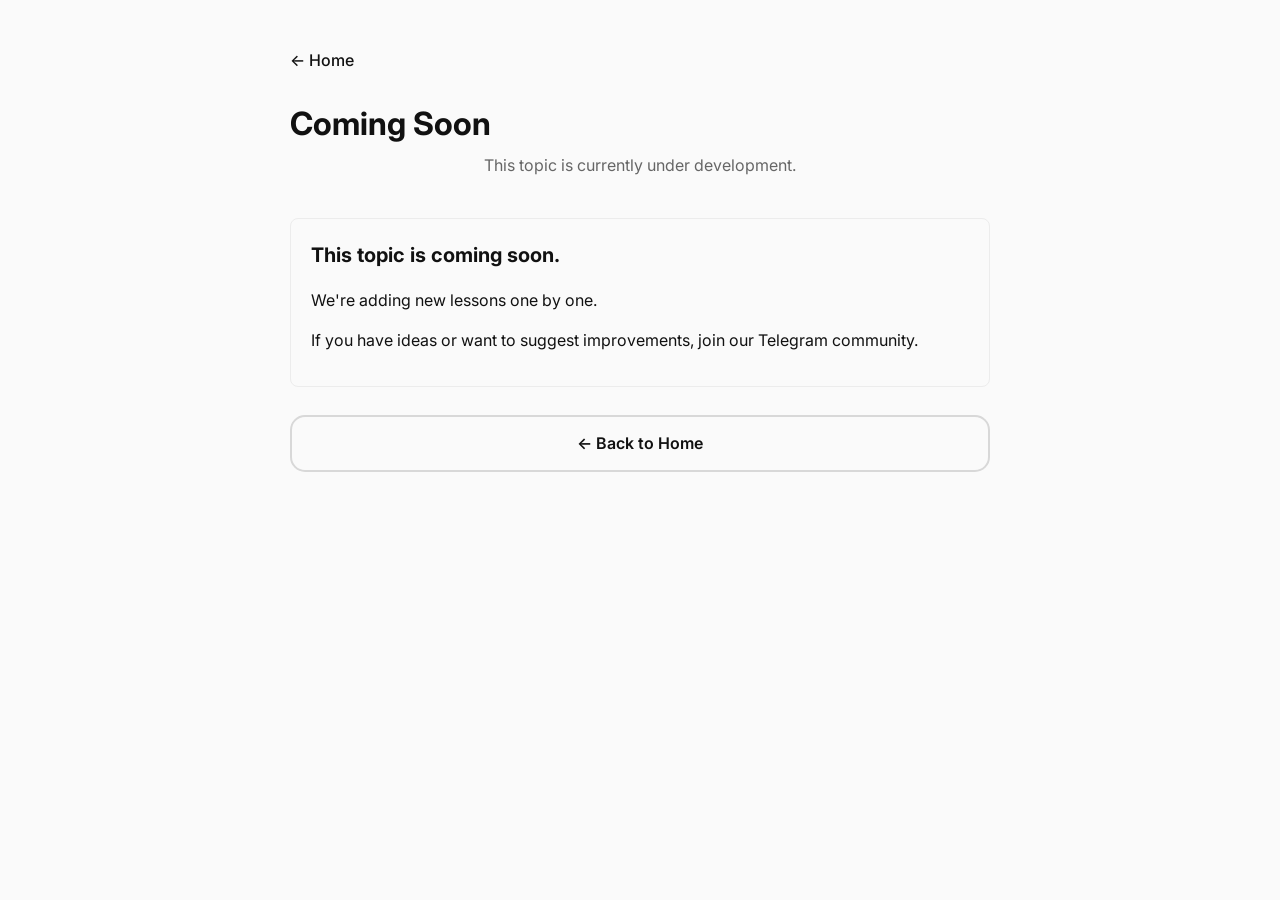
<file: topics/coming-soon.html>
<!DOCTYPE html>
<html lang="en">
<head>
    <meta charset="UTF-8">
    <meta name="viewport" content="width=device-width, initial-scale=1.0">
    <title>Coming Soon | RUZ</title>

    <link rel="stylesheet" href="../style.css">
</head>
<body>

<main class="container">

    <a href="../index.html" class="back-link">← Home</a>

    <h1>Coming Soon</h1>

    <p class="subtitle">
        This topic is currently under development.
    </p>

    <section class="lesson-section">

    <h2>This topic is coming soon.</h2>

    <p>
        We're adding new lessons one by one.
    </p>

    <p>
        If you have ideas or want to suggest improvements,
        join our Telegram community.
    </p>

    </section>

    <a href="../index.html" class="start-button">
        ← Back to Home
    </a>

</main>

</body>
</html>
</file>
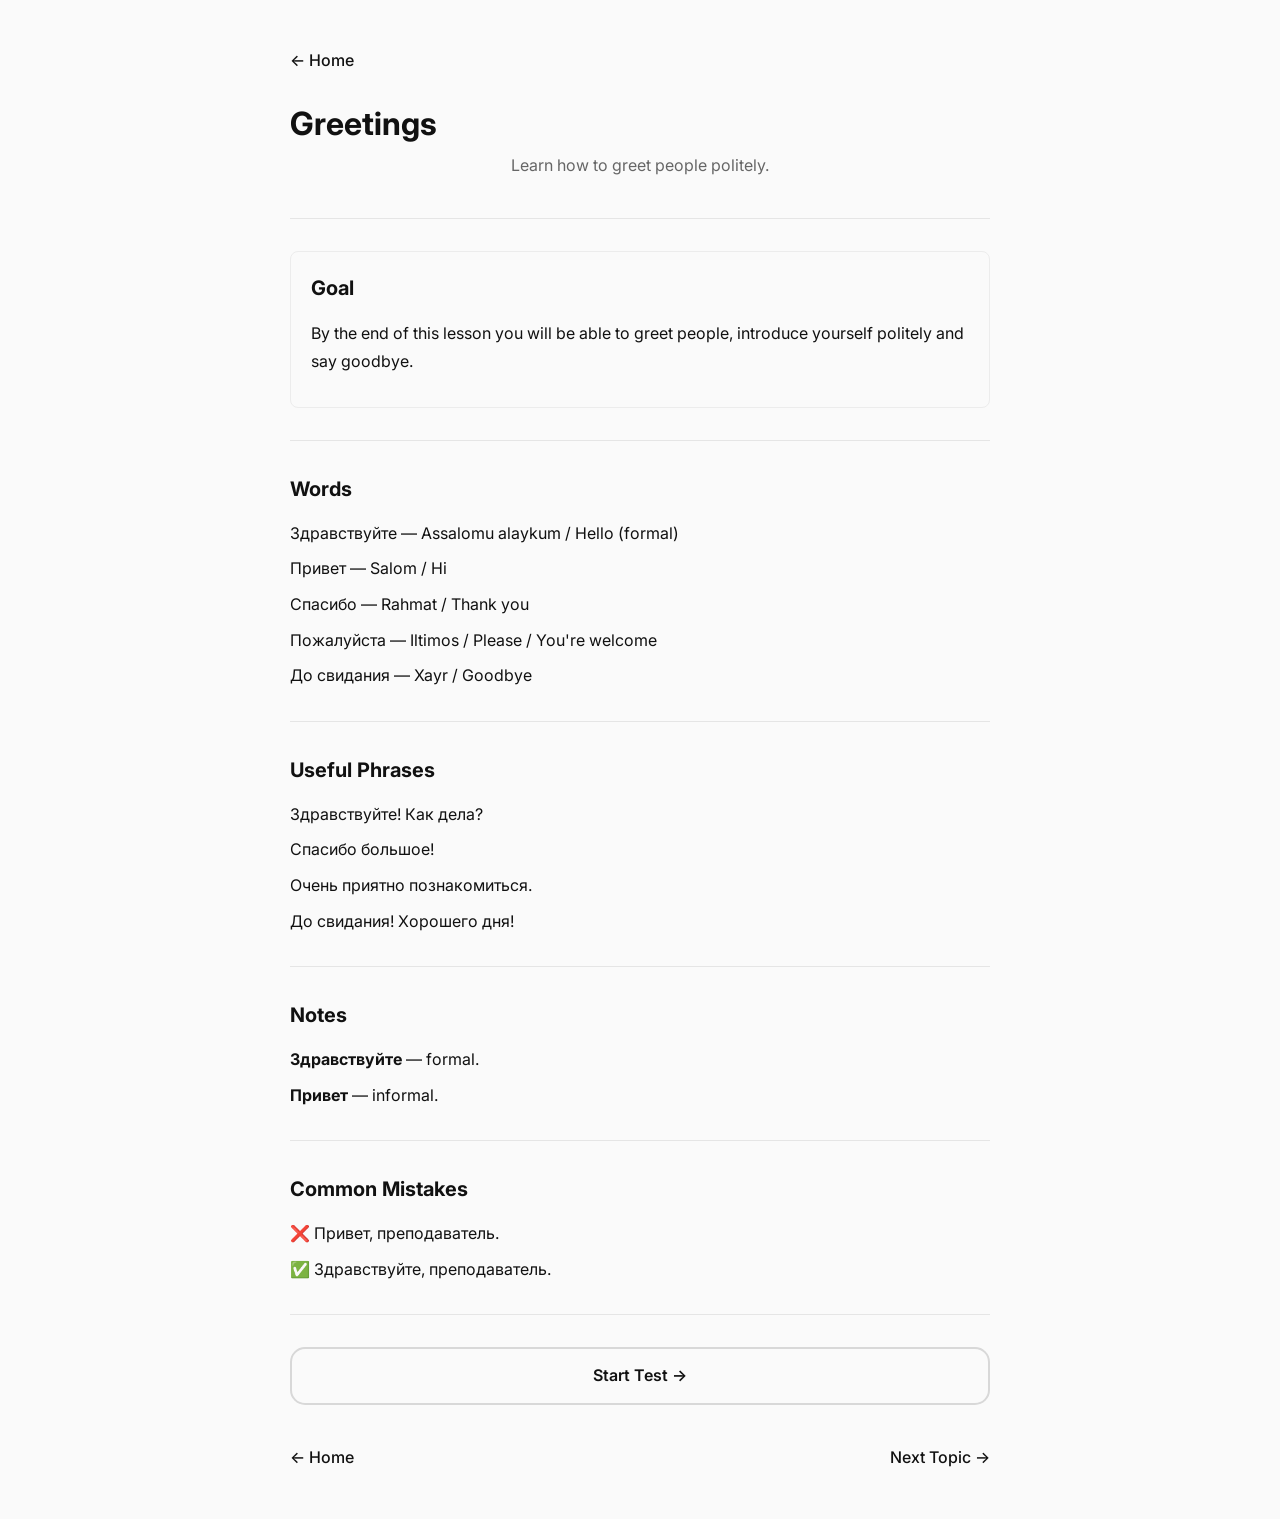
<file: topics/greetings.html>
<!DOCTYPE html>
<html lang="en">
<head>
    <meta charset="UTF-8">
    <meta name="viewport" content="width=device-width, initial-scale=1.0">
    <title>Greetings | RUZ</title>

    <link rel="stylesheet" href="../style.css">
</head>
<body>

<main class="container">

    <a href="../index.html" class="back-link">← Home</a>

    <h1>Greetings</h1>

    <p class="subtitle">
        Learn how to greet people politely.
    </p>

    <hr>

    <section class="lesson-section">

    <h2>Goal</h2>

    <p>
        By the end of this lesson you will be able to greet people,
        introduce yourself politely and say goodbye.
    </p>

    </section>

    <hr>

    <h2>Words</h2>

    <p>Здравствуйте — Assalomu alaykum / Hello (formal)</p>

    <p>Привет — Salom / Hi</p>

    <p>Спасибо — Rahmat / Thank you</p>

    <p>Пожалуйста — Iltimos / Please / You're welcome</p>

    <p>До свидания — Xayr / Goodbye</p>

    <hr>

    <h2>Useful Phrases</h2>

    <p>Здравствуйте! Как дела?</p>

    <p>Спасибо большое!</p>

    <p>Очень приятно познакомиться.</p>

    <p>До свидания! Хорошего дня!</p>

    <hr>

       <h2>Notes</h2>

       <p><strong>Здравствуйте</strong> — formal.</p>

       <p><strong>Привет</strong> — informal.</p>

    <hr>

       <h2>Common Mistakes</h2>

       <p>❌ Привет, преподаватель.</p>

       <p>✅ Здравствуйте, преподаватель.</p>

    <hr>

       <a class="start-button" href="../tests/greetings.html">
        Start Test →
       </a>

    <div class="lesson-navigation">

       <a href="../index.html">
        ← Home
       </a>

       <a href="topics/coming-soon.html">
        Next Topic →
       </a>

    </div>

</main>

</body>
</html>
</file>
<file: style.css>
@import url('https://fonts.googleapis.com/css2?family=Inter:wght@400;600;700&display=swap');

*{
    margin:0;
    padding:0;
    box-sizing:border-box;
}

body{
    font-family:'Inter',sans-serif;
    background:#FAFAFA;
    color:#111111;
    line-height:1.6;
}

.container{
    width:min(700px,92%);
    margin:auto;
    padding:48px 0;
}

.logo{
    text-align:center;
    font-size:58px;
    font-weight:700;
}

.logo span{
    color:#0099B5;
}

.subtitle{
    text-align:center;
    color:#666;
    font-size:16px;
    margin-top:4px;
    margin-bottom:40px;
}

hr{
    border:none;
    border-top:1px solid #E5E5E5;
    margin:32px 0;
}

h2{
    font-size:20px;
    margin-bottom:16px;
}

nav{
    display:flex;
    flex-direction:column;
    gap:12px;
}

a{
    color:#111;
    text-decoration:none;
}

a:hover{
    color:#0099B5;
}

small{
    color:#777;
}

p{
    margin-bottom:10px;
}

.description{
    text-align:center;
    color:#777;
    max-width:420px;
    margin:16px auto 32px;
}

.start-button{
    display:block;
    width:100%;
    text-align:center;

    padding:14px;

    border:2px solid #D8D8D8;

    border-radius:15px;

    text-decoration:none;

    color:#111;

    font-weight:600;

    transition:.2s;
}

.start-button:hover{

    background:#0099B5;

    color:white;

}

.topics a,
.tools a{

    display:flex;

    justify-content:space-between;

    align-items:center;

    padding:10px 0;

    text-decoration:none;

    color:#111;

    border-bottom:1px solid #F0F0F0;

}

.topics span,
.tools span{

    color:#0099B5;

}

.topics a:hover,
.tools a:hover{

    color:#0099B5;

}

.topics a:hover span,
.tools a:hover span{

    color:#0099B5;

}

.roadmap div{

    display:flex;

    justify-content:space-between;

    padding:10px 0;

    border-bottom:1px solid #F0F0F0;

}

.roadmap small{

    color:#999;

}

footer{
    margin-top:48px;
}

.footer-link{
    display:block;
    text-decoration:none;
    color:#111111;
    margin:14px 0;
    font-weight:500;
}

.footer-link:hover{
    color:#0099B5;
}

.copyright{
    margin-top:24px;
    text-align:center;
    color:#777777;
    font-size:14px;
}

/* ---------- LESSON PAGE ---------- */

.back-link{
    display:inline-block;
    margin-bottom:24px;
    text-decoration:none;
    color:#111;
    font-weight:500;
}

.back-link:hover{
    color:#0099B5;
}

.lesson-section{
    border:1px solid #ECECEC;
    border-radius:8px;
    padding:20px;
    margin:28px 0;
}

.lesson-section h2{
    margin-top:0;
    margin-bottom:16px;
}

.lesson-section p{
    margin:12px 0;
    line-height:1.7;
}

.lesson-navigation{
    display:flex;
    justify-content:space-between;
    margin-top:40px;
}

.lesson-navigation a{
    text-decoration:none;
    color:#111;
    font-weight:500;
}

.lesson-navigation a:hover{
    color:#0099B5;
}
</file>
